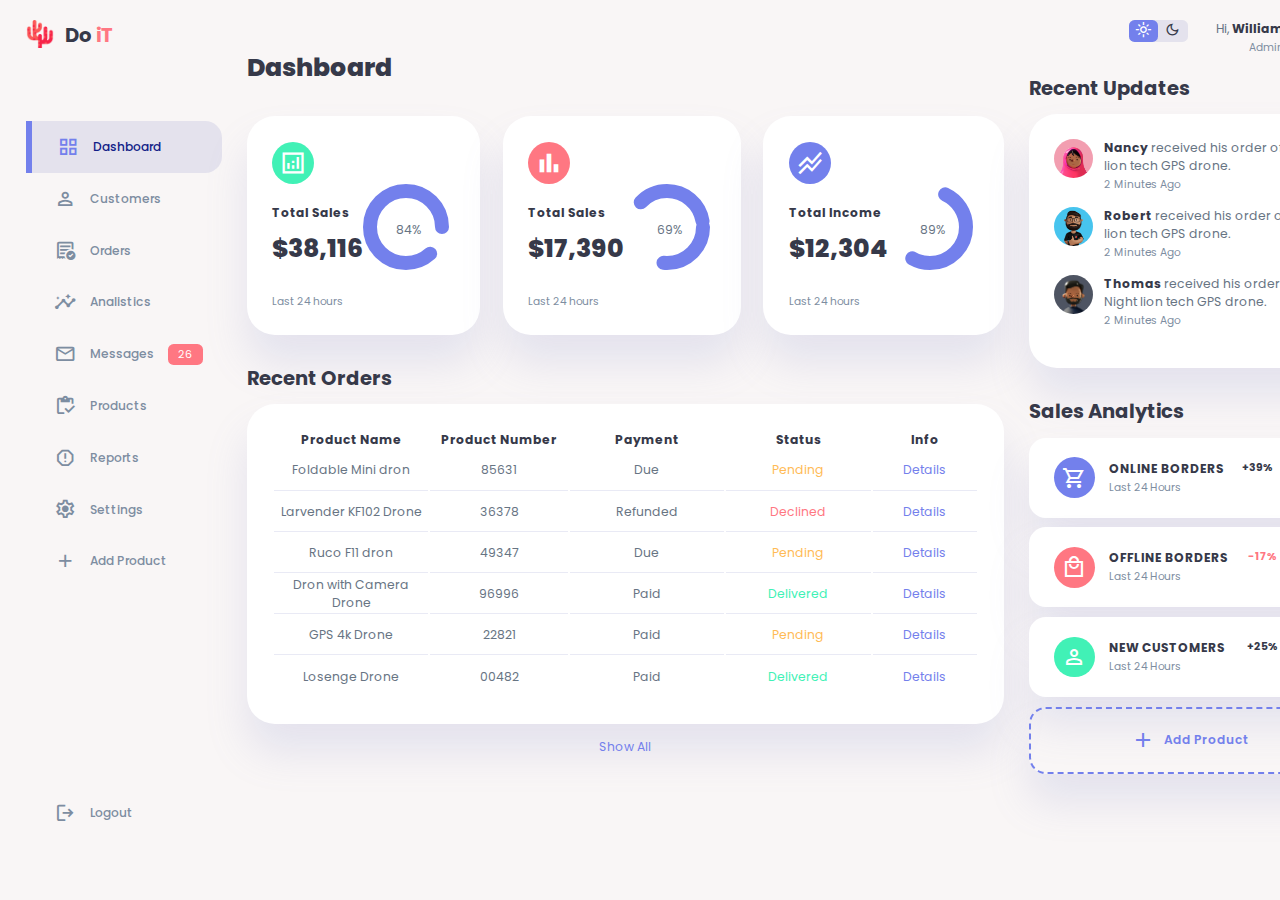
<file: index.html>
<!DOCTYPE html>
<html lang="en">
<head>
    <meta charset="UTF-8">
    <meta http-equiv="X-UA-Compatible" content="IE=edge">
    <meta name="viewport" content="width=device-width, initial-scale=1.0">
    <title>Responsive Admin Dashboard V.1.0</title>
    
    <link rel="stylesheet" href="https://fonts.googleapis.com/css2?family=Material+Symbols+Outlined:opsz,wght,FILL,GRAD@48,400,0,0" />
    <link rel="stylesheet" href="https://fonts.googleapis.com/css2?family=Material+Symbols+Sharp:opsz,wght,FILL,GRAD@48,400,0,0" />

    <link rel="stylesheet" href="css/Responsive Admin Dashboard V.1.0.css">
</head>
<body>

    <div class="container">
        <!-- aside -->
        <aside>
            <div class="top">
                <div class="logo">
                    <img src="img/logo.png" alt="logo">
                    <h2>Do <span class="danger">iT</span></h2>
                </div>
                <div class="close" id="close-btn">
                    <span class="material-symbols-outlined">close</span>
                </div>
            </div>

            <div class="sidebar">
                <a href="#" class="active">
                    <span class="material-symbols-outlined">grid_view</span>
                    <h3>Dashboard</h3>
                </a>
                <a href="#">
                    <span class="material-symbols-outlined">person</span>
                    <h3>Customers</h3>
                </a>
                <a href="RAD Orders V.1.0.html">
                    <span class="material-symbols-outlined">order_approve</span>
                    <h3>Orders</h3>
                </a>
                <a href="#">
                    <span class="material-symbols-outlined">insights</span>
                    <h3>Analistics</h3>
                </a>
                <a href="#">
                    <span class="material-symbols-outlined">mail</span>
                    <h3>Messages</h3>
                    <span class="message-count">26</span>
                </a>
                <a href="#">
                    <span class="material-symbols-outlined">inventory</span>
                    <h3>Products</h3>
                </a>
                <a href="#">
                    <span class="material-symbols-outlined">report </span>
                    <h3>Reports</h3>
                </a>
                <a href="#">
                    <span class="material-symbols-outlined">settings</span>
                    <h3>Settings</h3>
                </a>
                <a href="#">
                    <span class="material-symbols-outlined">add</span>
                    <h3>Add Product</h3>
                </a>
                <a href="#">
                    <span class="material-symbols-outlined">logout</span>
                    <h3>Logout</h3>
                </a>

            </div>
        </aside>

         <!-- main -->
        <main>
            <h1>Dashboard</h1>
            
            <!-- insights -->
            <div class="insights">
                <div class="sales">
                    <span class="material-symbols-sharp">analytics</span>
                        
                    <div class="middle">
                        <div class="left">
                            <h3>Total Sales</h3>
                            <h1>$38,116</h1>
                        </div>
                        <div class="progress">
                            <svg>
                                <circle cx='38' cy='38' r='36'></circle>
                            </svg>
                            <div class="number">
                                <p>84%</p>
                            </div>
                        </div>
                    </div>
                    <small class="text-muted">Last 24 hours</small>
                </div>
                <div class="expenses">
                    <span class="material-symbols-sharp">bar_chart</span>
                    <div class="middle">
                        <div class="left">
                            <h3>Total Sales</h3>
                            <h1>$17,390</h1>
                        </div>
                        <div class="progress">
                            <svg>
                                <circle cx='38' cy='38' r='36'></circle>
                            </svg>
                            <div class="number">
                                <p>69%</p>
                            </div>
                        </div>
                    </div>
                    <small class="text-muted">Last 24 hours</small>
                </div>
                <div class="income">
                    <span class="material-symbols-sharp">stacked_line_chart</span>
                    <div class="middle">
                        <div class="left">
                            <h3>Total Income</h3>
                            <h1>$12,304</h1>
                        </div>
                        <div class="progress">
                            <svg>
                                <circle cx='38' cy='38' r='36'></circle>
                            </svg>
                            <div class="number">
                                <p>89%</p>
                            </div>
                        </div>
                    </div>
                    <small class="text-muted">Last 24 hours</small>
                </div>
            </div>

            <!-- recent-orders -->
            <div class="recent-orders">
                <h2>Recent Orders</h2>
                <table>
                    <thead>
                        <tr>
                            <th>Product Name</th>
                            <th>Product Number</th>
                            <th>Payment</th>
                            <th>Status</th>
                            <th>Info</th>
                        </tr>
                    </thead>
                    <tbody>
                        <!-- <tr>
                            <td>Foldable Mini Drone</td>
                            <td>85631</td>
                            <td>Due</td>
                            <td class="warning">Pending</td>
                            <td class="primary">Details</td>
                        </tr> -->
                    </tbody>
                </table>
                <a href="RAD Orders V.1.0.html">Show All</a>
            </div>
        </main>

        <!-- right -->
        <div class="right">

             <!-- top -->
            <div class="top">
                <button id="menu-btn">
                    <span class="material-symbols-sharp">menu</span>
                </button>
                <div class="theme-toggler">
                    <span class="material-symbols-sharp active">light_mode</span>
                    <span class="material-symbols-sharp">dark_mode</span>
                </div>
                <div class="profile">
                    <div class="info">
                        <p>Hi, <b>William</b></p>
                        <small class="text-muted">Admin</small>
                    </div>
                    <div class="profile-photo">
                        <img src="img/user.png" alt="user">
                    </div>
                </div>
            </div>

             <!-- recent-updates -->
            <div class="recent-updates">
                <h2>Recent Updates</h2>
                <div class="updates">
                    <div class="update">
                        <div class="profile-photo">
                            <img src="img/1.png" alt="profile-1">
                        </div>
                        <div class="message">
                            <p><b>Nancy</b> received his order of Night lion tech GPS drone.</p>
                            <small class="text-muted">2 Minutes Ago</small>
                        </div>
                    </div>
                    <div class="update">
                        <div class="profile-photo">
                            <img src="img/2.png" alt="profile-2">
                        </div>
                        <div class="message">
                            <p><b>Robert</b> received his order of Night lion tech GPS drone.</p>
                            <small class="text-muted">2 Minutes Ago</small>
                        </div>
                    </div>
                    <div class="update">
                        <div class="profile-photo">
                            <img src="img/3.png" alt="profile-3">
                        </div>
                        <div class="message">
                            <p><b>Thomas</b> received his order of Night lion tech GPS drone.</p>
                            <small class="text-muted">2 Minutes Ago</small>
                        </div>
                    </div>
                </div>
            </div>

            <!-- sales-analytics -->
            <div class="sales-analytics">
                <h2>Sales Analytics</h2>
                
                <div class="item online">
                   <div class="icon">
                        <span class="material-symbols-sharp">shopping_cart</span>
                   </div>
                   <div class="right">
                        <div class="info">
                            <h3>ONLINE BORDERS</h3>
                            <small class="text-muted">Last 24 Hours</small>
                        </div>
                        <h5 class="succes">+39%</h5>
                        <h3>3849</h3>
                   </div>
                </div>
                <div class="item offline">
                    <div class="icon">
                         <span class="material-symbols-sharp">local_mall</span>
                    </div>
                    <div class="right">
                         <div class="info">
                             <h3>OFFLINE BORDERS</h3>
                             <small class="text-muted">Last 24 Hours</small>
                         </div>
                         <h5 class="danger">-17%</h5>
                         <h3>1100</h3>
                    </div>
                 </div>
                 <div class="item customers">
                    <div class="icon">
                         <span class="material-symbols-sharp">person</span>
                    </div>
                    <div class="right">
                         <div class="info">
                             <h3>NEW CUSTOMERS</h3>
                             <small class="text-muted">Last 24 Hours</small>
                         </div>
                         <h5 class="succes">+25%</h5>
                         <h3>849</h3>
                    </div>
                 </div>
                 <div class="item add-product">
                    <div>
                        <span class="material-symbols-sharp">add</span>
                        <h3>Add Product</h3>
                    </div>
                 </div>
            </div>
        </div>
    </div>

<script src="js/order V.1.0.js"></script>
<script src="js/Responsive Admin Dashboard V.1.0.js"></script>

    
</body>
</html>
</file>
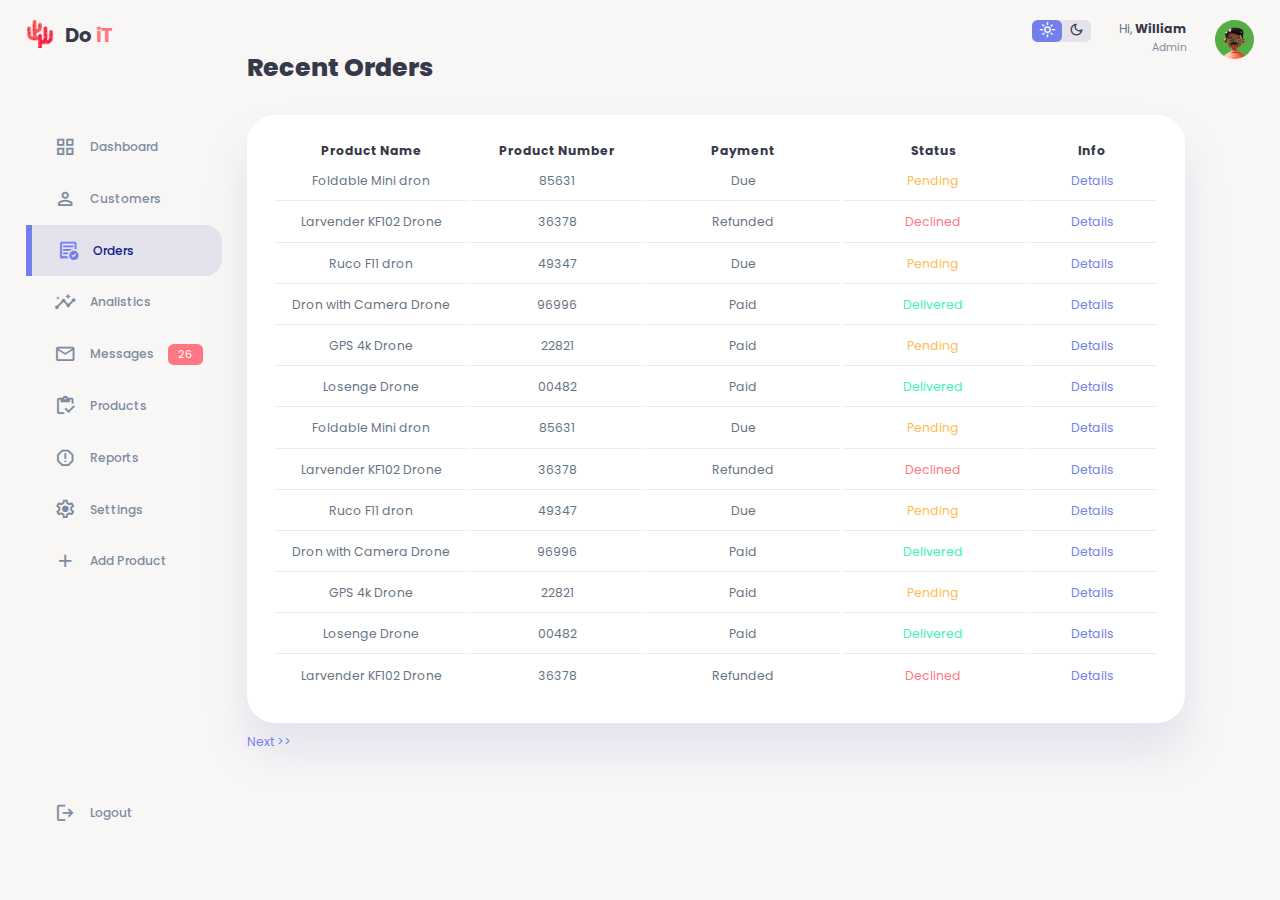
<file: RAD Orders V.1.0.html>
<!DOCTYPE html>
<html lang="en">
<head>
    <meta charset="UTF-8">
    <meta http-equiv="X-UA-Compatible" content="IE=edge">
    <meta name="viewport" content="width=device-width, initial-scale=1.0">
    <title>RAD V.1.0</title>
    
    <link rel="stylesheet" href="https://fonts.googleapis.com/css2?family=Material+Symbols+Outlined:opsz,wght,FILL,GRAD@48,400,0,0" />
    <link rel="stylesheet" href="https://fonts.googleapis.com/css2?family=Material+Symbols+Sharp:opsz,wght,FILL,GRAD@48,400,0,0" />

    <link rel="stylesheet" href="css/RAD Orders V.1.0.css">
</head>
<body>

    <div class="container">
        <aside>
            <div class="top">
                <div class="logo">
                    <img src="img/logo.png" alt="logo">
                    <h2>Do <span class="danger">iT</span></h2>
                </div>
                <div class="close" id="close-btn">
                    <span class="material-symbols-outlined">close</span>
                </div>
            </div>

            <div class="sidebar">
                <a href="Responsive Admin Dashboard V.1.0.html">
                    <span class="material-symbols-outlined">grid_view</span>
                    <h3>Dashboard</h3>
                </a>
                <a href="#">
                    <span class="material-symbols-outlined">person</span>
                    <h3>Customers</h3>
                </a>
                <a href="#" class="active">
                    <span class="material-symbols-outlined">order_approve</span>
                    <h3>Orders</h3>
                </a>
                <a href="#">
                    <span class="material-symbols-outlined">insights</span>
                    <h3>Analistics</h3>
                </a>
                <a href="#">
                    <span class="material-symbols-outlined">mail</span>
                    <h3>Messages</h3>
                    <span class="message-count">26</span>
                </a>
                <a href="#">
                    <span class="material-symbols-outlined">inventory</span>
                    <h3>Products</h3>
                </a>
                <a href="#">
                    <span class="material-symbols-outlined">report </span>
                    <h3>Reports</h3>
                </a>
                <a href="#">
                    <span class="material-symbols-outlined">settings</span>
                    <h3>Settings</h3>
                </a>
                <a href="#">
                    <span class="material-symbols-outlined">add</span>
                    <h3>Add Product</h3>
                </a>
                <a href="#">
                    <span class="material-symbols-outlined">logout</span>
                    <h3>Logout</h3>
                </a>

            </div>
        </aside>

        <main>
            <h1>Recent Orders</h1>
            <div class="recent-orders">
                <table>
                    <thead>
                        <tr>
                            <th>Product Name</th>
                            <th>Product Number</th>
                            <th>Payment</th>
                            <th>Status</th>
                            <th>Info</th>
                        </tr>
                    </thead>
                    <tbody>
                        <!-- <tr>
                            <td>Foldable Mini Drone</td>
                            <td>85631</td>
                            <td>Due</td>
                            <td class="warning">Pending</td>
                            <td class="primary">Details</td>
                        </tr> -->
                    </tbody>
                </table>
                <a href="#">Next >></a>
            </div>
        </main>

        <div class="right">
            <div class="top">
                <button id="menu-btn">
                    <span class="material-symbols-sharp">menu</span>
                </button>
                <div class="theme-toggler">
                    <span class="material-symbols-sharp active">light_mode</span>
                    <span class="material-symbols-sharp">dark_mode</span>
                </div>
                <div class="profile">
                    <div class="info">
                        <p>Hi, <b>William</b></p>
                        <small class="text-muted">Admin</small>
                    </div>
                    <div class="profile-photo">
                        <img src="img/user.png" alt="user">
                    </div>
                </div>
            </div>

        </div>
    </div>
<script src="js/order full V.1.0.js"></script>
<script src="js/Responsive Admin Dashboard V.1.0.js"></script>

    
</body>
</html>
</file>
<file: css/Responsive Admin Dashboard V.1.0.css>
@import url('https://fonts.googleapis.com/css2?family=Poppins:wght@300;400;500;600;700;800;900&display=swap');


:root {
--color-primary: #7380ec;
--color-danger: #ff7782;
--color-success: #41f1b6;
--color-warning: #ffbb55;
--color-white: #fff;
--color-info-dark: #7d8da1;
--color-info-light: #dce1eb;
--color-dark: #363949;
--color-light: rgba(132, 139, 200, 0.18);
--color-primary-variant: #111e88;
--color-dark-variant: #677483;
--color-background: #f9f6f6;

--card-border-radius: 2rem;
--border-radius-1: 0.4rem;
--border-radius-2: 0.8rem;
--border-radius-3: 1.2rem;

--card-padding: 1.8rem;
--padding-1: 1.2rem;

--box-shadow: 0 2rem 3rem var(--color-light);
}

.dark-theme-variables{
    --color-background: #181a1e;
    --color-white: #202528;
    --color-dark: #edeffd;
    --color-dark-variant: #a3bdcc;
    --color-light: rgba(0, 0, 0, 0.4);

    --box-shadow: 0 2rem 3rem var(--color-light);

}
*{
    margin: 0;
    padding: 0;
    outline: 0;
    appearance: 0;
    border: 0;
    text-decoration: none;
    list-style: none;
    box-sizing: border-box; 
}
html{
    font-size: 14px;
}
body{
    width: 100%;
    height: 100vh;
    font-family: 'Poppins', sans-serif;
    font-size: 0.88rem;
    background: var(--color-background);
    user-select: none;
    overflow-x: hidden;
    color: var(--color-dark);
}

.container{
    display: grid;
    width: 96%;
    margin: 0 auto;
    gap: 1.8rem;
    grid-template-columns: 14rem auto 23rem;
}
a{
    color: var(--color-dark);
}
img{
    display: block;
    width: 100%;
}
h1{
    font-weight: 800;
    font-size: 1.8rem;
}
h2{
    font-size: 1.4rem;
}
h3{
    font-size: 0.87rem;
}
h4{
    font-size: 0.8rem;
}
h5{
    font-size: 0.77rem;
}
small{
    font-size: 0.76rem;
}
.profile-photo{
    width: 2.8rem;
    height: 2.8rem;
    border-radius: 50%;
    overflow: hidden;
}
.text-muted{
    color: var(--color-info-dark);
}
p{
    color: var(--color-dark-variant);
}
b{
    color: var(--color-dark);
}
.primary{
    color: var(--color-primary);
}
.danger{
    color: var(--color-danger);
}
.success{
    color: var(--color-success);
}
.warning{
    color: var(--color-warning);
}

/* <!-- aside --> */
aside{
height: 100vh;
}
aside .top{
    /* background: white; */
    display: flex;
    align-items: center;
    justify-content: space-between;
    margin-top: 1.4rem;
}
aside .logo{
    display: flex;
    gap: 0.8rem;
}
aside .logo img{
    width: 2rem;
    height: 2rem;
}
aside .close{
    display: none;
}
aside .sidebar{
    background: transparent;
    display: flex;
    flex-direction: column;
    height: 86vh;
    position: relative;
    top: 5.8em;
}
aside h3{
    font-weight: 500;
}
aside .sidebar a{
    display: flex;
    color: var(--color-info-dark);
    margin-left: 2rem;
    gap: 1rem;
    align-items: center;
    position: relative;
    height: 3.7rem;
    transition:  all 300ms ea§;
}
aside .sidebar a span{
    font-size: 1.6rem;
    transition: all 300ms ease;
}
aside .sidebar a:last-child{
    position: absolute;
    bottom: 4rem;
    width: 100%;
}
aside .sidebar a.active{
    background: var(--color-light);
    color: var(--color-primary-variant);
    margin-left: 0;
    border-top-right-radius: var(--border-radius-3);
    border-bottom-right-radius: var(--border-radius-3);
}
aside .sidebar a.active::before{
    content: '';
    width: 6px;
    height: 100%;
    background: var(--color-primary);
}
aside .sidebar a.active span{
    color: var(--color-primary);
    margin-left: calc(1rem - 3px);
}
aside .sidebar a:hover{
    color: var(--color-primary);
}
aside .sidebar a:hover span{
    margin-left: 1rem;
}
aside .sidebar .message-count{
    background: var(--color-danger);
    color: var(--color-white);
    padding: 2px 10px;
    font-size: 11px;
    border-radius: var(--border-radius-1);
}

/* <!-- main --> */
main{
    margin-top: 3.5rem;
}
main h1{
    margin-bottom: 0.1rem;
}

/* <!-- insights --> */
main .insights{
    display: grid;
    grid-template-columns: repeat(3, 1fr);
    gap: 1.6rem;
}
main .insights > div{
    background: var(--color-white);
    padding: var(--card-padding);
    border-radius: var(--card-border-radius);
    margin-top: 2rem;
    box-shadow: var(--box-shadow);
}
main .insights > div:hover{
    box-shadow: none;
}
main .insights > div span{
    background: var(--color-success);
    padding: 0.5rem;
    border-radius: 50%;
    color: var(--color-white);
    font-size: 2rem;
}
main .insights > div.expenses span{
    background: var(--color-danger);
}
main .insights > div.income span{
    background: var(--color-primary);
}
main .insights > div .middle{
    display: flex;
    align-items: center;
    justify-content: space-between;
}
main .insights h3{
    margin: 1rem 0 0.6rem;
}
main .insights .progress{
    position: relative;
    width: 92px;
    height: 92px;
    border-radius: 50%;
}
main .insights svg{
    width: 7rem;
    height: 7rem;
}
main .insights svg circle{
    fill: none;
    stroke: var(--color-primary);
    stroke-width: 14;
    stroke-linecap: round;
    transform: translate(5px, 5px);
    stroke-dashoffset: 92;
    stroke-dasharray: 110;
}
main .insights .sales svg circle{
    stroke-dashoffset: -30;
    stroke-dasharray: 200;
}
main .insights .expenses svg circle{
    stroke-dashoffset: 20;
    stroke-dasharray: 80;
}
main .insights .income svg circle{
    stroke-dashoffset: 35;
    stroke-dasharray: 110;
}
main .insights .progress .number{
    position: absolute;
    top: 0;
    left: 0;
    height: 100%;
    width: 100%;
    display: flex;
    justify-content: center;
    align-items: center;
}
main .insights small{
    margin-top: 1.3rem;
    display: block;
}

/* <!-- recent-orders --> */
main .recent-orders{
    margin-top: 2rem;
}
main .recent-orders h2{
    margin-bottom: 0.8rem;
}
main .recent-orders table{
    background: var(--color-white);
    width: 100%;
    height: 20%;
    border-radius: var(--card-border-radius);
    padding: var(--card-padding);
    text-align: center;
    box-shadow: var(--box-shadow);
    transition: all 300ms ease;
}
main .recent-orders table:hover{
    box-shadow: none;
}
main table tbody td{
    height: 2.8rem;
    border-bottom: 1px solid var(--color-light);
    color: var(--color-dark-variant);
}
main table tbody tr:last-child td{
    border: none;
}
main table thead th{
    width: 1rem;
    }
main .recent-orders a{
    text-align: center;
    display: block;
    margin: 1rem auto;
    color: var(--color-primary);
}

/* <!-- right --> */
.right {
    margin-top: 1.4rem;
}

/* <!-- top --> */
.right .top{
    display: flex;
    justify-content: end;
    gap: 2rem;
}
.right .top button{
    display: none;
}
.right .theme-toggler{
    background: var(--color-light);
    display: flex;
    justify-content: space-between;
    align-items: center;
    height: 1.6rem;
    width: 4.2rem;
    cursor: pointer;
    border-radius: var(--border-radius-1);
}
.right .theme-toggler span{
    font-size: 1.2rem;
    width: 50%;
    height: 100%;
    display: flex;
    align-items: center;
    justify-content: center;
}
.right .theme-toggler span.active{
    background: var(--color-primary);
    color: white;
    border-radius: var(--border-radius-1);
}
.right .top .profile{
    display: flex;
    gap: 2rem;
    text-align: right;
}

/* <!-- recent-updates --> */
.right .recent-orders{
    margin-top: 1rem;
}
.right .recent-updates{
    margin-top: 1rem;
}
.right .recent-updates h2{
    margin-bottom: 0.8rem;
}
.right .recent-updates .updates{
    background: var(--color-white);
    padding: var(--card-padding);
    border-radius: var(--card-border-radius);
    box-shadow: var(--box-shadow);
    transition: all 300ms ease;
}
.right .recent-updates .updates:hover{
    box-shadow: none;
}
.right .recent-updates .updates .update{
    display: grid;
    grid-template-columns: 2.6rem auto;
    gap: 1rem;
    margin-bottom: 1rem;
}

/* <!-- sales-analytics --> */
.right .sales-analytics{
    margin-top: 2rem;
}
.right .sales-analytics h2{
    margin-bottom: 0.8rem;
}
.right .sales-analytics .item{
    background: var(--color-white);
    display: flex;
    align-items: center;
    gap: 1rem;
    margin-bottom: 0.7rem;
    padding: 1.4rem var(--card-padding);
    border-radius: var(--border-radius-3);
    box-shadow: var(--box-shadow);
    transition: all 300ms ease;
}
.right .sales-analytics .item:hover{
    box-shadow: none;
}
.right .sales-analytics .item .right{
    display: flex;
    justify-content: space-between;
    align-items: start;
    margin: 0;
    width: 100%;
}
.right .sales-analytics .item .icon{
    padding: 0.6rem;
    color: var(--color-white);
    border-radius: 50%;
    background: var(--color-primary);
    display: flex;
}
.right .sales-analytics .item.offline .icon{
    background: var(--color-danger);
}
.right .sales-analytics .item.customers .icon{
    background: var(--color-success);
}
.right .sales-analytics .add-product{
    background: transparent;
    border: 2px dashed var(--color-primary);
    color: var(--color-primary);
    display: flex;
    align-items: center;
    justify-content: center;
}
.right .sales-analytics .add-product div{
    display: flex;
    align-items: center;
    gap: 0.6rem;
}
.right .sales-analytics .add-product div h3{
    font-weight: 600;
}


@media screen and (max-width: 1200px){
   .container{
        width: 94%;
        grid-template-columns: 7rem auto 23rem;
   }
   aside .logo img{
    height: 3rem;
    width: 3em;
    margin-left: 1.6rem;
    
   }
   aside .logo h2{
    display: none;
   }

   aside .sidebar h3{
    display: none;
   }
   aside .sidebar a{
    width: 5.6em;

   }
   aside .sidebar a:last-child{
    position: relative;
    margin-top: 4rem;
   }
   main .insights{
    grid-template-columns: 1fr;
    gap: 0;
   }
   main .recent-orders{
    width: 94%;
    position: absolute;
    left: 50%;
    transform: translateX(-50%);
    margin: 2rem 0 0 8.8rem;
   }
   main .recent-orders table{
    width: 83vw;
   }

}
@media screen and (max-width: 768px){
   .container{
    width: 100%;
    grid-template-columns: 1fr;
   }
   aside{
    position: fixed;
    /* left: 0; */
    left: -100%;
    background: var(--color-white);
    width: 18rem;
    z-index: 3;
    box-shadow: 1rem 3rem 4rem var(--color-light);
    height: 100vh;
    padding-right: var(--card-padding);
    display: none;
    /* script for menu */
    animation: showMenu 400ms ease forwards;
   }


   @keyframes showMenu{
    to{
        left: 0;
    }
   }


   aside .logo{
    margin-left: 1rem;
   }
   aside .logo h2{
    display: inline;
   }
   aside .sidebar h3{
    display: inline;
   }
   aside .sidebar a{
    width: 100%;
    height: 3.4rem;
   }
   aside .sidebar a:last-child{
    position: absolute;
    bottom: 5rem;
   }
   aside .close{
    display: inline-block;
    cursor: pointer;
   }
   main{
    margin-top: 4rem;
    padding: 0 1rem;
   }
   main .recent-orders{
    position: relative;
    margin: 3rem 0 0 0;
    width: 100%;
   }
   main .recent-orders table{
    width: 100%;
    margin: 0;
   }
   .right{
    width: 94%;
    margin: 0 auto 4rem;
   }
   .right .top{
    position: fixed;
    top: 0;
    left: 0;
    align-items: center;
    padding: 0 0.8rem;
    background: var(--color-white);
    width: 100%;
    margin: 0;
    z-index: 2;
    box-shadow: 0 1rem 1rem var(--color-light);
   }
   .right .top .theme-toggler{
    width: 4.4rem;
    position: absolute;
    left: 66%;
   }
   .right .profile .info{
    display: none;
   }
   .profile img{
    margin-top: .5rem;
    width: 2rem;
    height: 2rem;
    border-radius: 50%;
    overflow: hidden;
    }   
   .right .top button{
    display: inline-block;
    background: transparent;
    cursor: pointer;
    color: var(--color-dark);
    position: absolute;
    left: 1rem;
   }
   .right .top button span {
    font-size: 2rem;
   }
}
    
@media screen and (max-width: 600px){
   main table thead th{
    font-size: 11px;
    }
   main table tbody td{
    font-size: 10px;
    }
}
</file>
<file: css/RAD Orders V.1.0.css>
@import url('https://fonts.googleapis.com/css2?family=Poppins:wght@300;400;500;600;700;800;900&display=swap');


:root {
--color-primary: #7380ec;
--color-danger: #ff7782;
--color-success: #41f1b6;
--color-warning: #ffbb55;
--color-white: #fff;
--color-info-dark: #7d8da1;
--color-info-light: #dce1eb;
--color-dark: #363949;
--color-light: rgba(132, 139, 200, 0.18);
--color-primary-variant: #111e88;
--color-dark-variant: #677483;
--color-background: #f9f6f6;

--card-border-radius: 2rem;
--border-radius-1: 0.4rem;
--border-radius-2: 0.8rem;
--border-radius-3: 1.2rem;

--card-padding: 1.8rem;
--padding-1: 1.2rem;

--box-shadow: 0 2rem 3rem var(--color-light);
}

.dark-theme-variables{
    --color-background: #181a1e;
    --color-white: #202528;
    --color-dark: #edeffd;
    --color-dark-variant: #a3bdcc;
    --color-light: rgba(0, 0, 0, 0.4);

    --box-shadow: 0 2rem 3rem var(--color-light);

}
*{
    margin: 0;
    padding: 0;
    outline: 0;
    appearance: 0;
    border: 0;
    text-decoration: none;
    list-style: none;
    box-sizing: border-box; 
}
html{
    font-size: 14px;
}
body{
    width: 100%;
    height: 100vh;
    font-family: 'Poppins', sans-serif;
    font-size: 0.88rem;
    background: var(--color-background);
    user-select: none;
    overflow-x: hidden;
    color: var(--color-dark);
}

.container{
    display: grid;
    width: 96%;
    margin: 0 auto;
    gap: 1.8rem;
    grid-template-columns: 14rem auto 23rem;
}
a{
    color: var(--color-dark);
}
img{
    display: block;
    width: 100%;
}
h1{
    font-weight: 800;
    font-size: 1.8rem;
}
h2{
    font-size: 1.4rem;
}
h3{
    font-size: 0.87rem;
}
h4{
    font-size: 0.8rem;
}
h5{
    font-size: 0.77rem;
}
small{
    font-size: 0.76rem;
}

.profile-photo{
    width: 2.8rem;
    height: 2.8rem;
    border-radius: 50%;
    overflow: hidden;
}
.text-muted{
    color: var(--color-info-dark);
}
p{
    color: var(--color-dark-variant);
}
b{
    color: var(--color-dark);
}
.primary{
    color: var(--color-primary);
}
.danger{
    color: var(--color-danger);
}
.success{
    color: var(--color-success);
}
.warning{
    color: var(--color-warning);
}

aside{
height: 100vh;
}
aside .top{
    display: flex;
    align-items: center;
    justify-content: space-between;
    margin-top: 1.4rem;
}
aside .logo{
    display: flex;
    gap: 0.8rem;
}
aside .logo img{
    width: 2rem;
    height: 2rem;
}
aside .close{
    display: none;
}
aside .sidebar{
    background: transparent;
    display: flex;
    flex-direction: column;
    height: 86vh;
    position: relative;
    top: 5.8em;
}
aside h3{
    font-weight: 500;
}
aside .sidebar a{
    display: flex;
    color: var(--color-info-dark);
    margin-left: 2rem;
    gap: 1rem;
    align-items: center;
    position: relative;
    height: 3.7rem;
    transition:  all 300ms ea§;
}
aside .sidebar a span{
    font-size: 1.6rem;
    transition: all 300ms ease;
}
aside .sidebar a:last-child{
    position: absolute;
    bottom: 4rem;
    width: 100%;
}
aside .sidebar a.active{
    background: var(--color-light);
    color: var(--color-primary-variant);
    margin-left: 0;
    border-top-right-radius: var(--border-radius-3);
    border-bottom-right-radius: var(--border-radius-3);
}
aside .sidebar a.active::before{
    content: '';
    width: 6px;
    height: 100%;
    background: var(--color-primary);
}
aside .sidebar a.active span{
    color: var(--color-primary);
    margin-left: calc(1rem - 3px);
}
aside .sidebar a:hover{
    color: var(--color-primary);
}
aside .sidebar a:hover span{
    margin-left: 1rem;
}
aside .sidebar .message-count{
    background: var(--color-danger);
    color: var(--color-white);
    padding: 2px 10px;
    font-size: 11px;
    border-radius: var(--border-radius-1);
}


main{
    margin-top: 3.5rem;
}
main .recent-orders{
    margin-top: 2rem;
}
main .recent-orders table{
    background: var(--color-white);
    width: 142%;
    border-radius: var(--card-border-radius);
    padding: var(--card-padding);
    text-align: center;
    box-shadow: var(--box-shadow);
    transition: all 300ms ease;
}
main .recent-orders table:hover{
    box-shadow: none;
}

main table tbody td{
    height: 2.8rem;
    border-bottom: 1px solid var(--color-light);
    color: var(--color-dark-variant);
}
main table tbody tr:last-child td{
    border: none;
}
main table thead th{
    width: 1rem;
    }

main .recent-orders a{
    text-align: start;
    display: block;
    margin-top: .7rem;
    color: var(--color-primary);
}


.right {
    margin-top: 1.4rem;
}
.right .top{
    display: flex;
    justify-content: end;
    gap: 2rem;
}
.right .top button{
    display: none;
}
.right .theme-toggler{
    background: var(--color-light);
    display: flex;
    justify-content: space-between;
    align-items: center;
    height: 1.6rem;
    width: 4.2rem;
    cursor: pointer;
    border-radius: var(--border-radius-1);
}
.right .theme-toggler span{
    font-size: 1.2rem;
    width: 50%;
    height: 100%;
    display: flex;
    align-items: center;
    justify-content: center;
}
.right .theme-toggler span.active{
    background: var(--color-primary);
    color: white;
    border-radius: var(--border-radius-1);
}
.right .top .profile{
    display: flex;
    gap: 2rem;
    text-align: right;
}
.right .recent-orders{
    margin-top: 1rem;
}
.right .recent-updates{
    margin-top: 1rem;
}
.right .recent-updates h2{
    margin-bottom: 0.8rem;
}
.right .recent-updates .updates{
    background: var(--color-white);
    padding: var(--card-padding);
    border-radius: var(--card-border-radius);
    box-shadow: var(--box-shadow);
    transition: all 300ms ease;
}
.right .recent-updates .updates:hover{
    box-shadow: none;
}
.right .recent-updates .updates .update{
    display: grid;
    grid-template-columns: 2.6rem auto;
    gap: 1rem;
    margin-bottom: 1rem;
}
.right .sales-analytics{
    margin-top: 2rem;
}
.right .sales-analytics h2{
    margin-bottom: 0.8rem;
}
.right .sales-analytics .item{
    background: var(--color-white);
    display: flex;
    align-items: center;
    gap: 1rem;
    margin-bottom: 0.7rem;
    padding: 1.4rem var(--card-padding);
    border-radius: var(--border-radius-3);
    box-shadow: var(--box-shadow);
    transition: all 300ms ease;
}
.right .sales-analytics .item:hover{
    box-shadow: none;
}
.right .sales-analytics .item .right{
    display: flex;
    justify-content: space-between;
    align-items: start;
    margin: 0;
    width: 100%;
}
.right .sales-analytics .item .icon{
    padding: 0.6rem;
    color: var(--color-white);
    border-radius: 50%;
    background: var(--color-primary);
    display: flex;
}
.right .sales-analytics .item.offline .icon{
    background: var(--color-danger);
}
.right .sales-analytics .item.customers .icon{
    background: var(--color-success);
}
.right .sales-analytics .add-product{
    background: transparent;
    border: 2px dashed var(--color-primary);
    color: var(--color-primary);
    display: flex;
    align-items: center;
    justify-content: center;
}
.right .sales-analytics .add-product div{
    display: flex;
    align-items: center;
    gap: 0.6rem;
}
.right .sales-analytics .add-product div h3{
    font-weight: 600;
}



@media screen and (max-width: 1200px){
   .container{
        width: 94%;
        grid-template-columns: 7rem auto 23rem;
   }
   aside .logo img{
    height: 3rem;
    width: 3em;
    margin-left: 1.6rem;
    
   }
   aside .logo h2{
    display: none;
   }

   aside .sidebar h3{
    display: none;
   }
   aside .sidebar a{
    width: 5.6em;

   }
   aside .sidebar a:last-child{
    position: relative;
    margin-top: 4rem;
   }
   main .insights{
    grid-template-columns: 1fr;
    gap: 0;
   }
   main .recent-orders{
    width: 94%;
    position: absolute;
    left: 50%;
    transform: translateX(-50%);
    margin: 2rem 0 0 8.8rem;
   }
   main .recent-orders table{
    width: 83vw;
   }

}
@media screen and (max-width: 768px){
   .container{
    width: 100%;
    grid-template-columns: 1fr;
   }
   aside{
    position: fixed;
    /* left: 0; */
    left: -100%;
    background: var(--color-white);
    width: 18rem;
    z-index: 3;
    box-shadow: 1rem 3rem 4rem var(--color-light);
    height: 100vh;
    padding-right: var(--card-padding);
    display: none;
    /* script for menu */
    animation: showMenu 400ms ease forwards;
   }


   @keyframes showMenu{
    to{
        left: 0;
    }
   }


   aside .logo{
    margin-left: 1rem;
   }
   aside .logo h2{
    display: inline;
   }
   aside .sidebar h3{
    display: inline;
   }
   aside .sidebar a{
    width: 100%;
    height: 3.4rem;
   }
   aside .sidebar a:last-child{
    position: absolute;
    bottom: 5rem;
   }
   aside .close{
    display: inline-block;
    cursor: pointer;
   }
   main{
    margin-top: 4rem;
    padding: 0 1rem;
   }
   main .recent-orders{
    position: relative;
    margin: 3rem 0 0 0;
    width: 100%;
   }
   main .recent-orders table{
    width: 100%;
    margin: 0;
   }
   .right{
    width: 94%;
    margin: 0 auto 4rem;
   }
   .right .top{
    position: fixed;
    top: 0;
    left: 0;
    align-items: center;
    padding: 0 0.8rem;
    background: var(--color-white);
    width: 100%;
    margin: 0;
    z-index: 2;
    box-shadow: 0 1rem 1rem var(--color-light);
   }
   .right .top .theme-toggler{
    width: 4.4rem;
    position: absolute;
    left: 66%;
   }
   .right .profile .info{
    display: none;
   }
   .profile img{
    margin-top: .5rem;
    width: 2rem;
    height: 2rem;
    border-radius: 50%;
    overflow: hidden;
    }   
   .right .top button{
    display: inline-block;
    background: transparent;
    cursor: pointer;
    color: var(--color-dark);
    position: absolute;
    left: 1rem;
   }
   .right .top button span {
    font-size: 2rem;
   }
}
    
@media screen and (max-width: 600px){
   main table thead th{
    font-size: 11px;
    }
   main table tbody td{
    font-size: 10px;
    }
    main .recent-orders a{
        text-align: center;
        display: block;
        margin-top: 1rem;
        color: var(--color-primary);
    }
}
</file>
